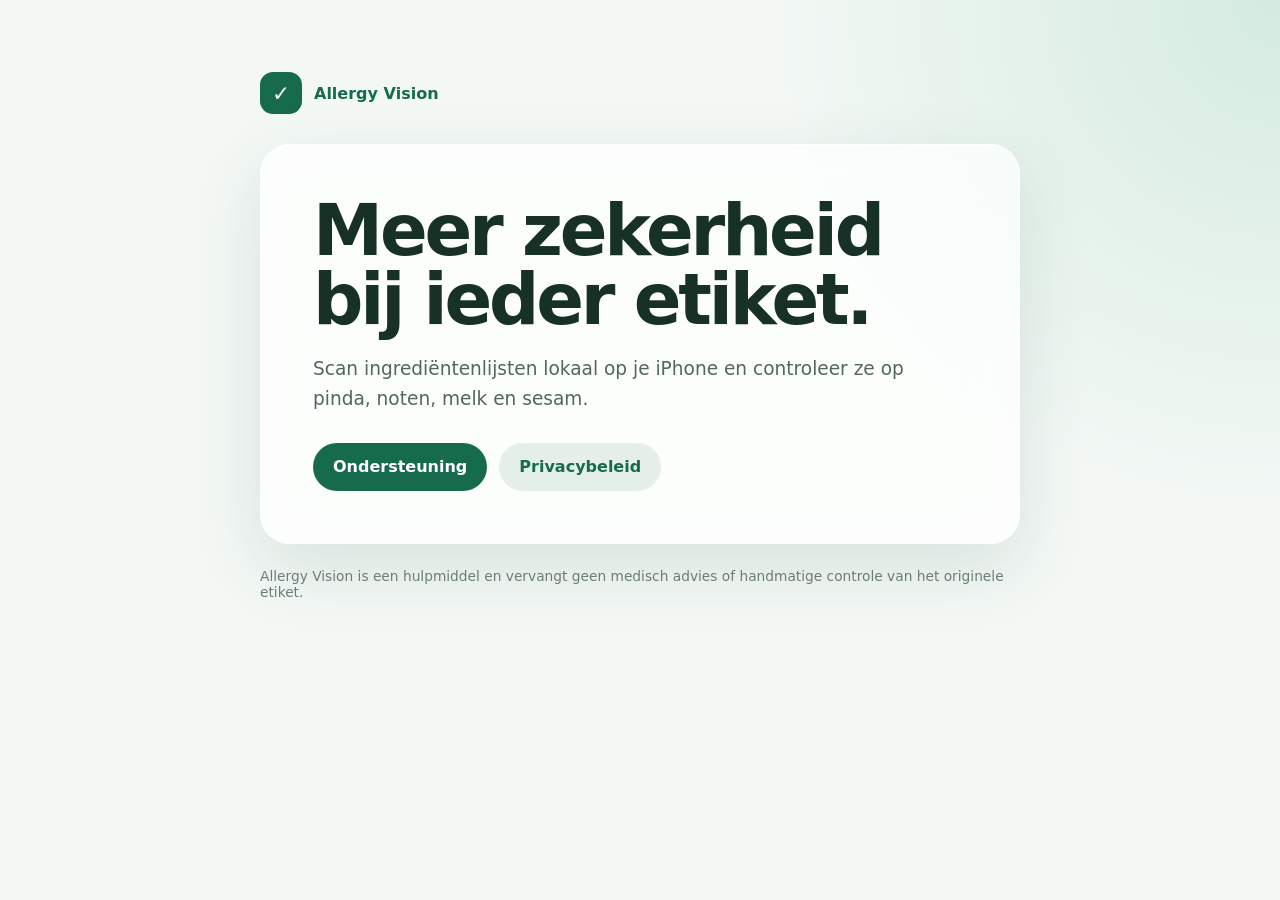
<file: index.html>
<!doctype html>
<html lang="nl">
  <head>
    <meta charset="utf-8">
    <meta name="viewport" content="width=device-width, initial-scale=1">
    <meta name="description" content="Allergy Vision helpt je ingrediëntenlijsten lokaal op je iPhone te controleren op allergenen.">
    <title>Allergy Vision</title>
    <link rel="stylesheet" href="styles.css">
  </head>
  <body>
    <main>
      <a class="brand" href="index.html">
        <span class="mark" aria-hidden="true">✓</span>
        Allergy Vision
      </a>
      <section class="card">
        <h1>Meer zekerheid bij ieder etiket.</h1>
        <p class="lead">Scan ingrediëntenlijsten lokaal op je iPhone en controleer ze op pinda, noten, melk en sesam.</p>
        <div class="actions">
          <a class="button" href="support.html">Ondersteuning</a>
          <a class="button secondary" href="privacy.html">Privacybeleid</a>
        </div>
      </section>
      <footer>Allergy Vision is een hulpmiddel en vervangt geen medisch advies of handmatige controle van het originele etiket.</footer>
    </main>
  </body>
</html>
</file>
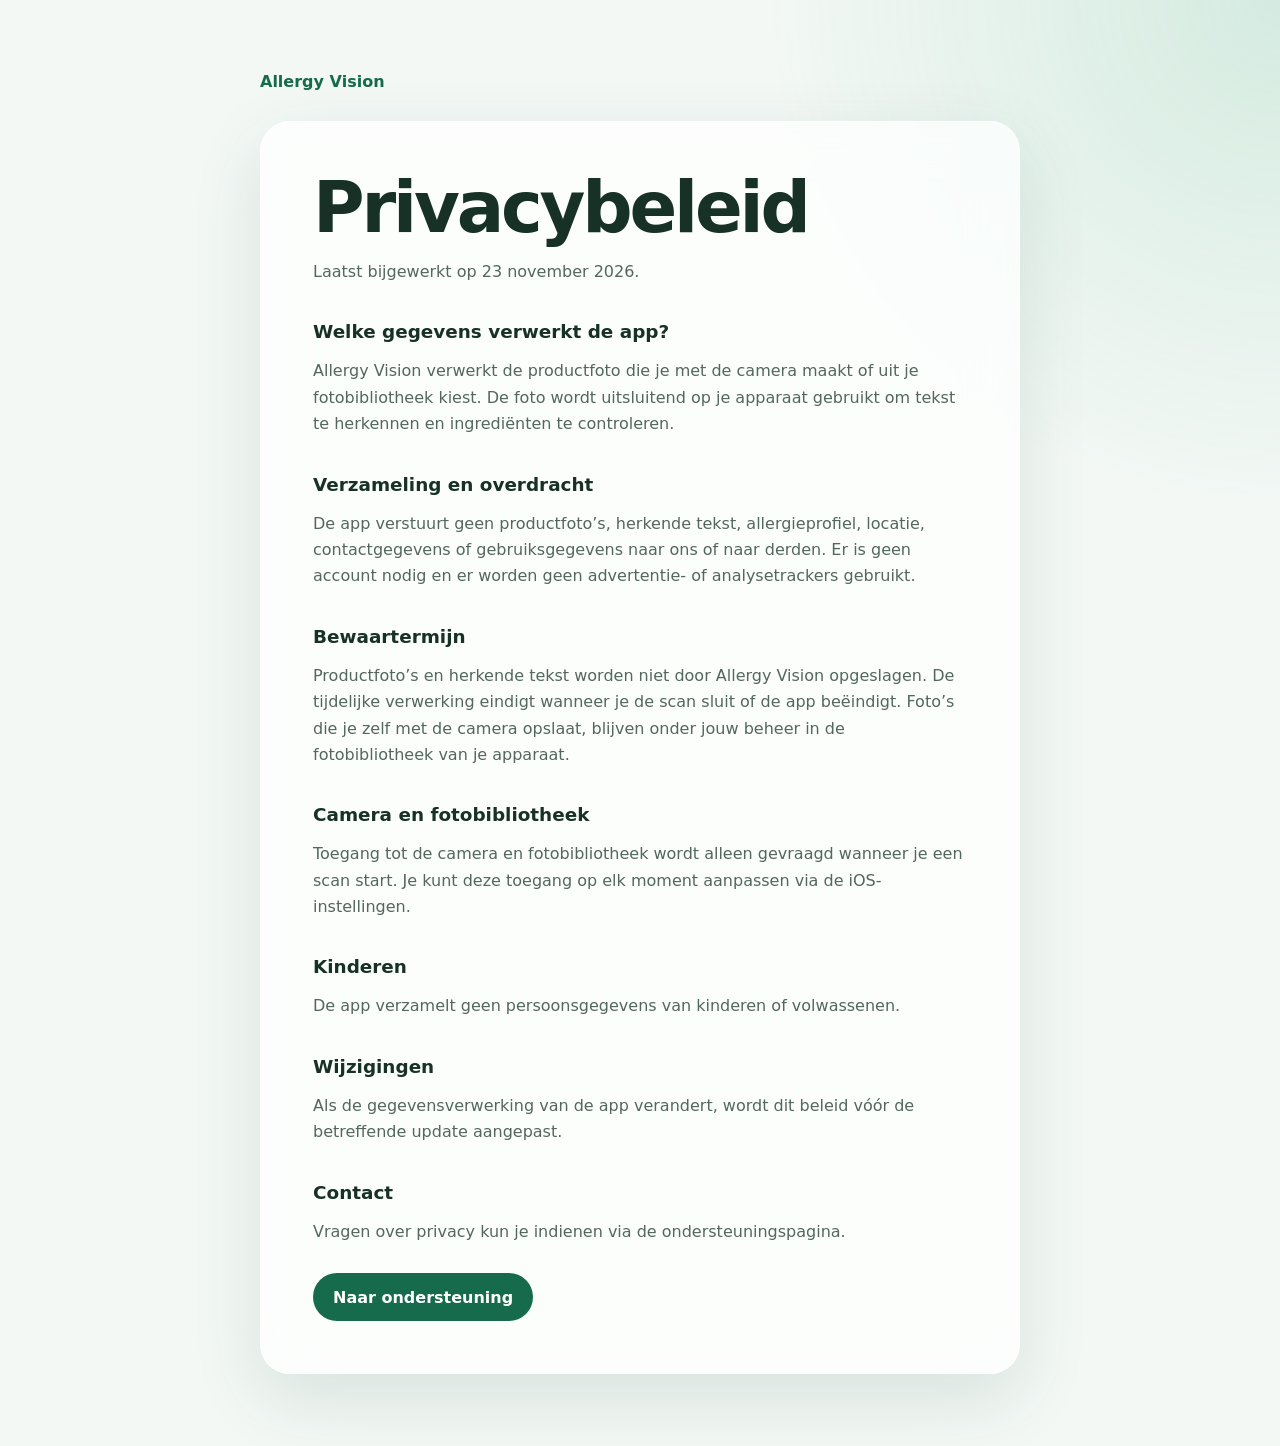
<file: privacy.html>
<!doctype html>
<html lang="nl">
  <head>
    <meta charset="utf-8">
    <meta name="viewport" content="width=device-width, initial-scale=1">
    <meta name="description" content="Privacybeleid van Allergy Vision.">
    <title>Privacybeleid · Allergy Vision</title>
    <link rel="stylesheet" href="styles.css">
  </head>
  <body>
    <main>
      <a class="brand" href="index.html">Allergy Vision</a>
      <article class="card">
        <h1>Privacybeleid</h1>
        <p>Laatst bijgewerkt op 23 november 2026.</p>
        <h2>Welke gegevens verwerkt de app?</h2>
        <p>Allergy Vision verwerkt de productfoto die je met de camera maakt of uit je fotobibliotheek kiest. De foto wordt uitsluitend op je apparaat gebruikt om tekst te herkennen en ingrediënten te controleren.</p>
        <h2>Verzameling en overdracht</h2>
        <p>De app verstuurt geen productfoto’s, herkende tekst, allergieprofiel, locatie, contactgegevens of gebruiksgegevens naar ons of naar derden. Er is geen account nodig en er worden geen advertentie- of analysetrackers gebruikt.</p>
        <h2>Bewaartermijn</h2>
        <p>Productfoto’s en herkende tekst worden niet door Allergy Vision opgeslagen. De tijdelijke verwerking eindigt wanneer je de scan sluit of de app beëindigt. Foto’s die je zelf met de camera opslaat, blijven onder jouw beheer in de fotobibliotheek van je apparaat.</p>
        <h2>Camera en fotobibliotheek</h2>
        <p>Toegang tot de camera en fotobibliotheek wordt alleen gevraagd wanneer je een scan start. Je kunt deze toegang op elk moment aanpassen via de iOS-instellingen.</p>
        <h2>Kinderen</h2>
        <p>De app verzamelt geen persoonsgegevens van kinderen of volwassenen.</p>
        <h2>Wijzigingen</h2>
        <p>Als de gegevensverwerking van de app verandert, wordt dit beleid vóór de betreffende update aangepast.</p>
        <h2>Contact</h2>
        <p>Vragen over privacy kun je indienen via de ondersteuningspagina.</p>
        <div class="actions"><a class="button" href="support.html">Naar ondersteuning</a></div>
      </article>
    </main>
  </body>
</html>
</file>
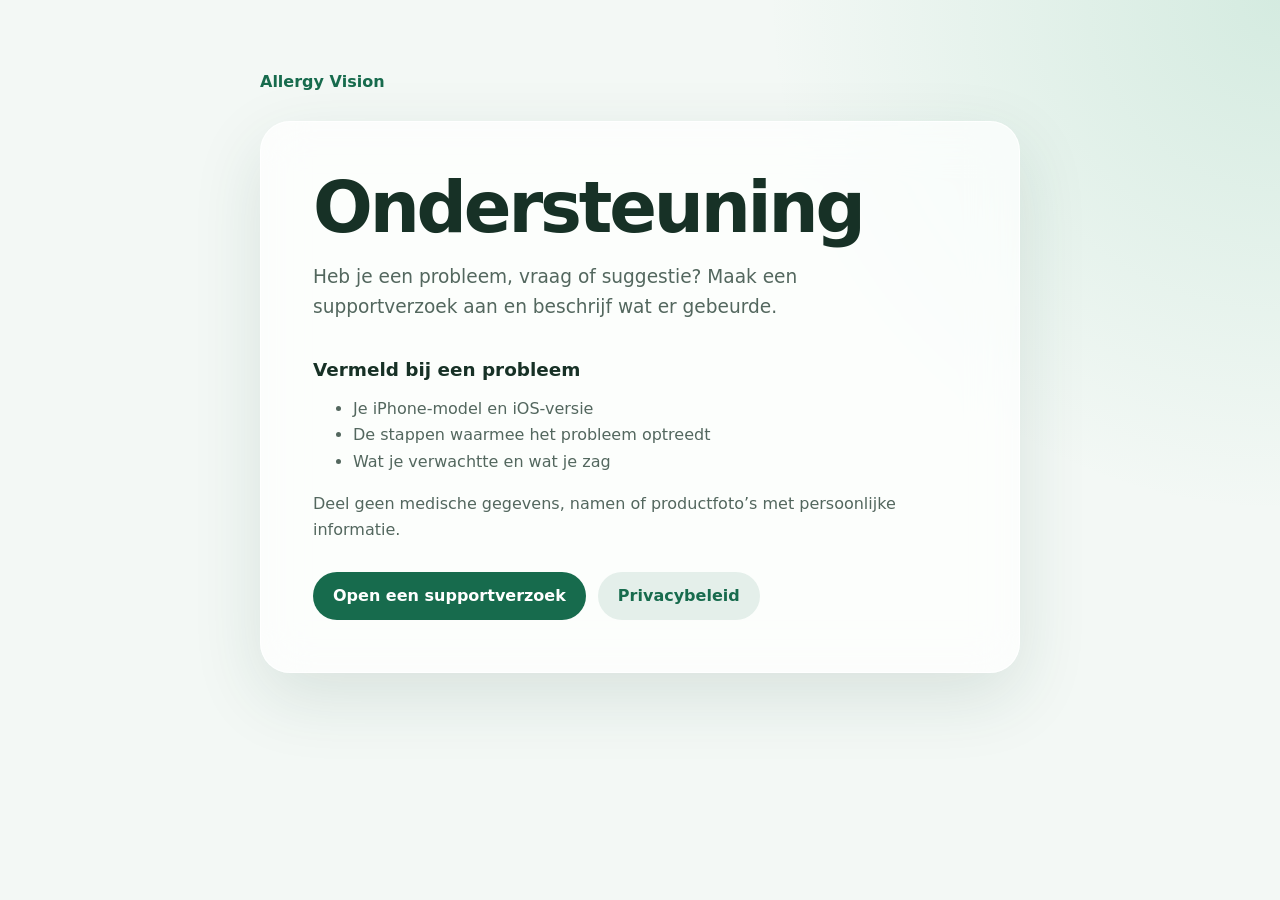
<file: support.html>
<!doctype html>
<html lang="nl">
  <head>
    <meta charset="utf-8">
    <meta name="viewport" content="width=device-width, initial-scale=1">
    <meta name="description" content="Ondersteuning voor Allergy Vision.">
    <title>Ondersteuning · Allergy Vision</title>
    <link rel="stylesheet" href="styles.css">
  </head>
  <body>
    <main>
      <a class="brand" href="index.html">Allergy Vision</a>
      <article class="card">
        <h1>Ondersteuning</h1>
        <p class="lead">Heb je een probleem, vraag of suggestie? Maak een supportverzoek aan en beschrijf wat er gebeurde.</p>
        <h2>Vermeld bij een probleem</h2>
        <ul>
          <li>Je iPhone-model en iOS-versie</li>
          <li>De stappen waarmee het probleem optreedt</li>
          <li>Wat je verwachtte en wat je zag</li>
        </ul>
        <p>Deel geen medische gegevens, namen of productfoto’s met persoonlijke informatie.</p>
        <div class="actions">
          <a class="button" href="https://github.com/DirkEz/allergy-vision-support/issues/new">Open een supportverzoek</a>
          <a class="button secondary" href="privacy.html">Privacybeleid</a>
        </div>
      </article>
    </main>
  </body>
</html>
</file>
<file: styles.css>
:root {
  color-scheme: light dark;
  font-family: -apple-system, BlinkMacSystemFont, "SF Pro Text", system-ui, sans-serif;
  background: #f3f8f5;
  color: #173126;
}

* {
  box-sizing: border-box;
}

body {
  margin: 0;
  min-height: 100vh;
  background: radial-gradient(circle at top right, rgba(74, 176, 130, 0.18), transparent 32rem), #f3f8f5;
}

main {
  width: min(760px, calc(100% - 32px));
  margin: 0 auto;
  padding: 72px 0;
}

.brand {
  display: inline-flex;
  align-items: center;
  gap: 12px;
  color: #176b4d;
  font-weight: 700;
  text-decoration: none;
}

.mark {
  width: 42px;
  height: 42px;
  border-radius: 13px;
  display: inline-flex;
  align-items: center;
  justify-content: center;
  background: #176b4d;
  color: #fff;
  font-size: 1.35rem;
  font-weight: 800;
}

.card {
  margin-top: 30px;
  padding: clamp(24px, 5vw, 52px);
  border: 1px solid rgba(255, 255, 255, 0.82);
  border-radius: 30px;
  background: rgba(255, 255, 255, 0.72);
  box-shadow: 0 24px 70px rgba(23, 76, 55, 0.12);
  backdrop-filter: blur(24px) saturate(140%);
}

h1 {
  margin: 0;
  font-size: clamp(2.2rem, 7vw, 4.4rem);
  line-height: 0.98;
  letter-spacing: -0.045em;
}

h2 {
  margin: 36px 0 10px;
  font-size: 1.15rem;
}

p,
li {
  color: #53675e;
  font-size: 1rem;
  line-height: 1.65;
}

.lead {
  max-width: 620px;
  font-size: 1.16rem;
}

.actions {
  display: flex;
  flex-wrap: wrap;
  gap: 12px;
  margin-top: 28px;
}

.button {
  display: inline-flex;
  min-height: 48px;
  align-items: center;
  justify-content: center;
  border-radius: 999px;
  padding: 0 20px;
  background: #176b4d;
  color: #fff;
  font-weight: 650;
  text-decoration: none;
}

.button.secondary {
  background: rgba(23, 107, 77, 0.1);
  color: #176b4d;
}

footer {
  padding-top: 24px;
  color: #708078;
  font-size: 0.86rem;
}

@media (prefers-color-scheme: dark) {
  :root,
  body {
    background: #081e16;
    color: #edf8f2;
  }

  body {
    background: radial-gradient(circle at top right, rgba(53, 172, 117, 0.22), transparent 32rem), #081e16;
  }

  .card {
    border-color: rgba(255, 255, 255, 0.12);
    background: rgba(16, 47, 35, 0.78);
  }

  p,
  li,
  footer {
    color: #a9bbb2;
  }

  .brand,
  .button.secondary {
    color: #65d49f;
  }

  .button.secondary {
    background: rgba(101, 212, 159, 0.12);
  }
}
</file>
